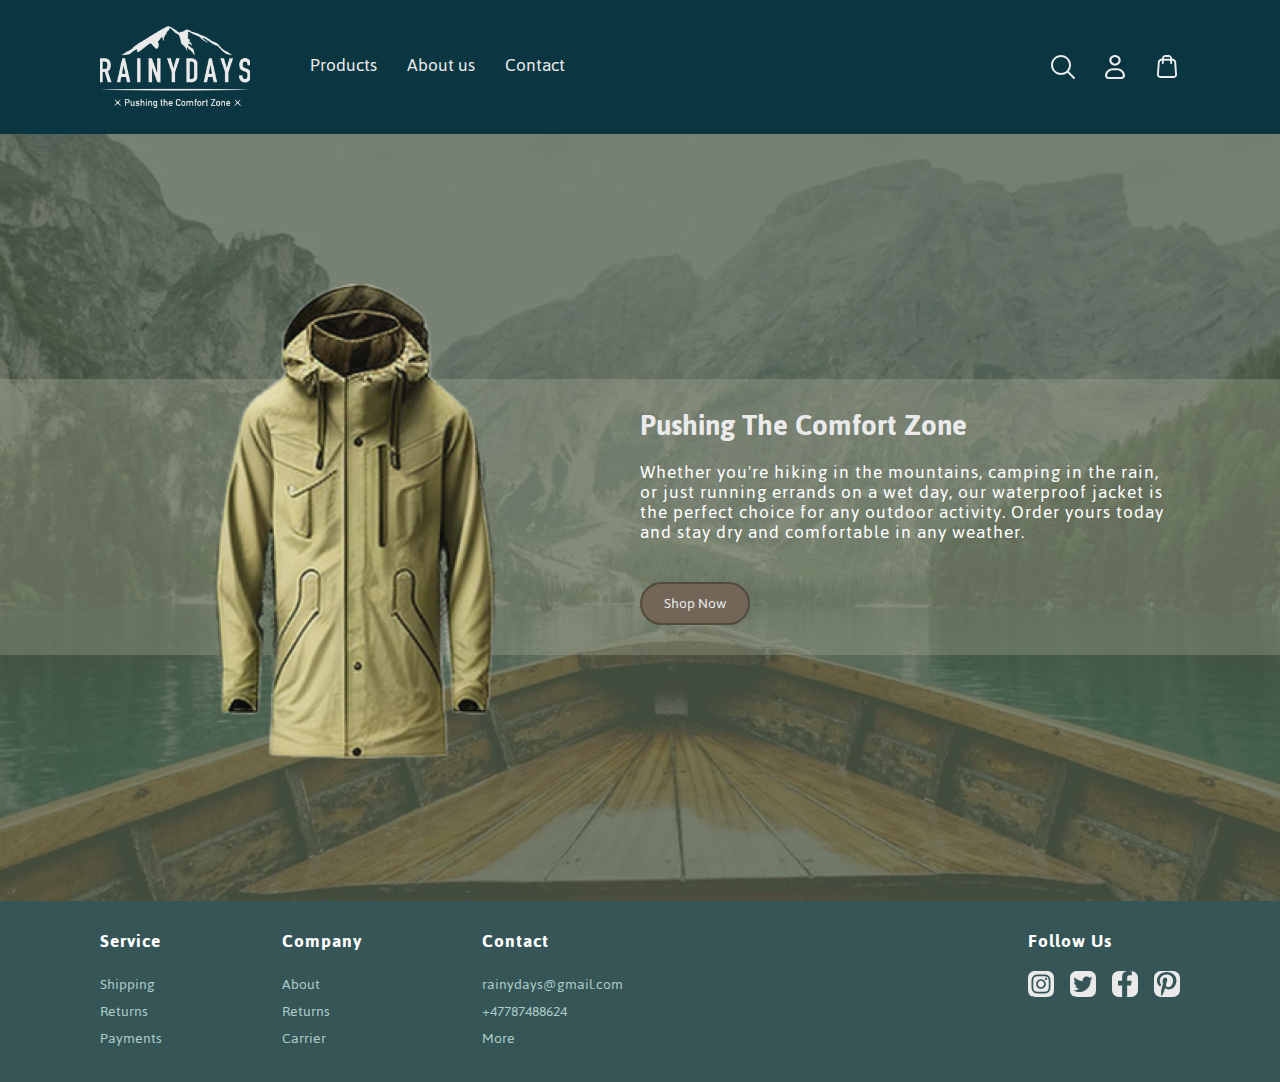
<file: index.html>
<!DOCTYPE html>
<html lang="en">
<head>
  <meta charset="UTF-8">
  <meta http-equiv="X-UA-Compatible" content="IE=edge">
  <meta name="viewport" content="width=device-width, initial-scale=1.0">
  <meta description="Rainy Days is a clothing brand for people liking long, relaxing walks in the rain">
  <title>Rainy Days Outdoor - Main page of rainy jackets webpage</title>
  <link rel="stylesheet" href="styles/home-page.css"/>
  <link rel="stylesheet" href="styles/styles.css"/>
  <link rel="stylesheet" href="styles/typography.css"/>
  <link rel="stylesheet" href="styles/buttons.css"/>
  <!-- Hotjar Tracking Code for Interaction Design Rainy Days -->
<script>
  (function(h,o,t,j,a,r){
      h.hj=h.hj||function(){(h.hj.q=h.hj.q||[]).push(arguments)};
      h._hjSettings={hjid:3660498,hjsv:6};
      a=o.getElementsByTagName('head')[0];
      r=o.createElement('script');r.async=1;
      r.src=t+h._hjSettings.hjid+j+h._hjSettings.hjsv;
      a.appendChild(r);
  })(window,document,'https://static.hotjar.com/c/hotjar-','.js?sv=');
</script>
</head>

<body>
<header class="site-header">
  <div class="container">
    <div class="site-header__left-column">
      <a href="index.html">
        <img src="assets/images/logo-rainy-days.png" alt="Rainy Days logo" class="top-nav__logo">
      </a>

      <nav class="main-nav">
        <ul>
          <li class="main-nav__item">
            <a href="products.html">Products</a>
          </li>
          <li class="main-nav__item">
            <a href="about-us.html">About us</a>
          </li>
          <li class="main-nav__item">
            <a href="contact.html">Contact</a>
          </li>
        </ul>
      </nav>
    </div>

    <div class="site-header__right-column">
      <nav class="user-nav">
        <ul>
          <li>
            <a href="#">
              <img src="assets/icons/icon-magnifying-glass.svg" alt="Magnifying glass icon" class="user-nav__icon">
            </a>
          </li>
          <li>
            <a href="#">
              <img src="assets/icons/icon-user.svg" alt="User icon" class="user-nav__icon">
            </a>
          </li>
          <li>
            <a href="#">
              <img src="assets/icons/icon-shopping-bag.svg" alt="Shopping bag icon" class="user-nav__icon">
            </a>
          </li>
          <li class="mobile-nav-toggle">
            <button class="mobile-nav-toggle__button">
              <span class="line line--first"></span>
              <span class="line line--second"></span>
              <span class="line line--third"></span>
            </button>
          </li>
        </ul>
      </nav>
    </div>
  </div>
</header>

<main class="home-page fill-height">
  <div class="container">
    <div class="image">
      <img src="assets/images/jacket-6.png" alt="Jacket image">
    </div>

    <div class="content">
      <h1 class="t100 content__heading">
        Pushing The Comfort Zone
      </h1>

      <p class="t600 content__text">
        Whether you're hiking in the mountains, camping in the rain, or just running errands on a wet day, our
        waterproof jacket is the perfect choice for any outdoor activity. Order yours today and stay dry and comfortable
        in any weather.
      </p>

      <a href="products.html" class="button button--brown content__cta">
        Shop Now
      </a>
    </div>
  </div>
</main>

<footer class="site-footer">
  <div class="container">
    <div class="site-footer__navs-wrapper">
      <nav class="site-footer-nav">
        <h6 class="t600">
          Service
        </h6>

        <ul>
          <li>
            <a href="checkout-shipping.html" class="site-footer-link">
              Shipping
            </a>
          </li>

          <li>
            <a href="contact.html" class="site-footer-link">
              Returns
            </a>
          </li>

          <li>
            <a href="checkout-payment.html" class="site-footer-link">
              Payments
            </a>
          </li>
        </ul>
      </nav>

      <nav class="site-footer-nav">
        <h6 class="t600">
          Company
        </h6>

        <ul>
          <li>
            <a href="about-us.html" class="site-footer-link">
              About
            </a>
          </li>

          <li>
            <a href="contact.html" class="site-footer-link">
              Returns
            </a>
          </li>

          <li>
            <a href="#" class="site-footer-link">
              Carrier
            </a>
          </li>
        </ul>
      </nav>

      <nav class="site-footer-nav">
        <h6 class="t600">
          Contact
        </h6>

        <ul>
          <li>
            <a href="mailto:rainydays@gmail.com" class="site-footer-link">
              rainydays@gmail.com
            </a>
          </li>
          <li>
            <a href="tel:+47787488624" class="site-footer-link">
              +47787488624
            </a>
          </li>
          <li>
            <a href="contact.html" class="site-footer-link">
              More
            </a>
          </li>
        </ul>
      </nav>
    </div>

    <div class="social-media">
      <h6 class="t600">
        Follow Us
      </h6>

      <ul>
        <li>
          <a href="https://instagram.com" target="_blank">
            <img src="assets/icons/icon-logo-instagram.svg" alt="Instagram Logo">
          </a>
        </li>
        <li>
          <a href="https://twitter.com" target="_blank">
            <img src="assets/icons/icon-logo-twitter.svg" alt="Twitter Logo">
          </a>
        </li>
        <li>
          <a href="https://facebook.com" target="_blank">
            <img src="assets/icons/icon-logo-facebook.svg" alt="Facebook Logo">
          </a>
        </li>
        <li>
          <a href="https://pinterest.com" target="_blank">
            <img src="assets/icons/icon-logo-pinterest.svg" alt="Pinterest Logo">
          </a>
        </li>
      </ul>
    </div>

  </div>
</footer>

<script src="js/mobile.js"></script>
<script src="js/script.js"></script>

</body>

</html>
</file>
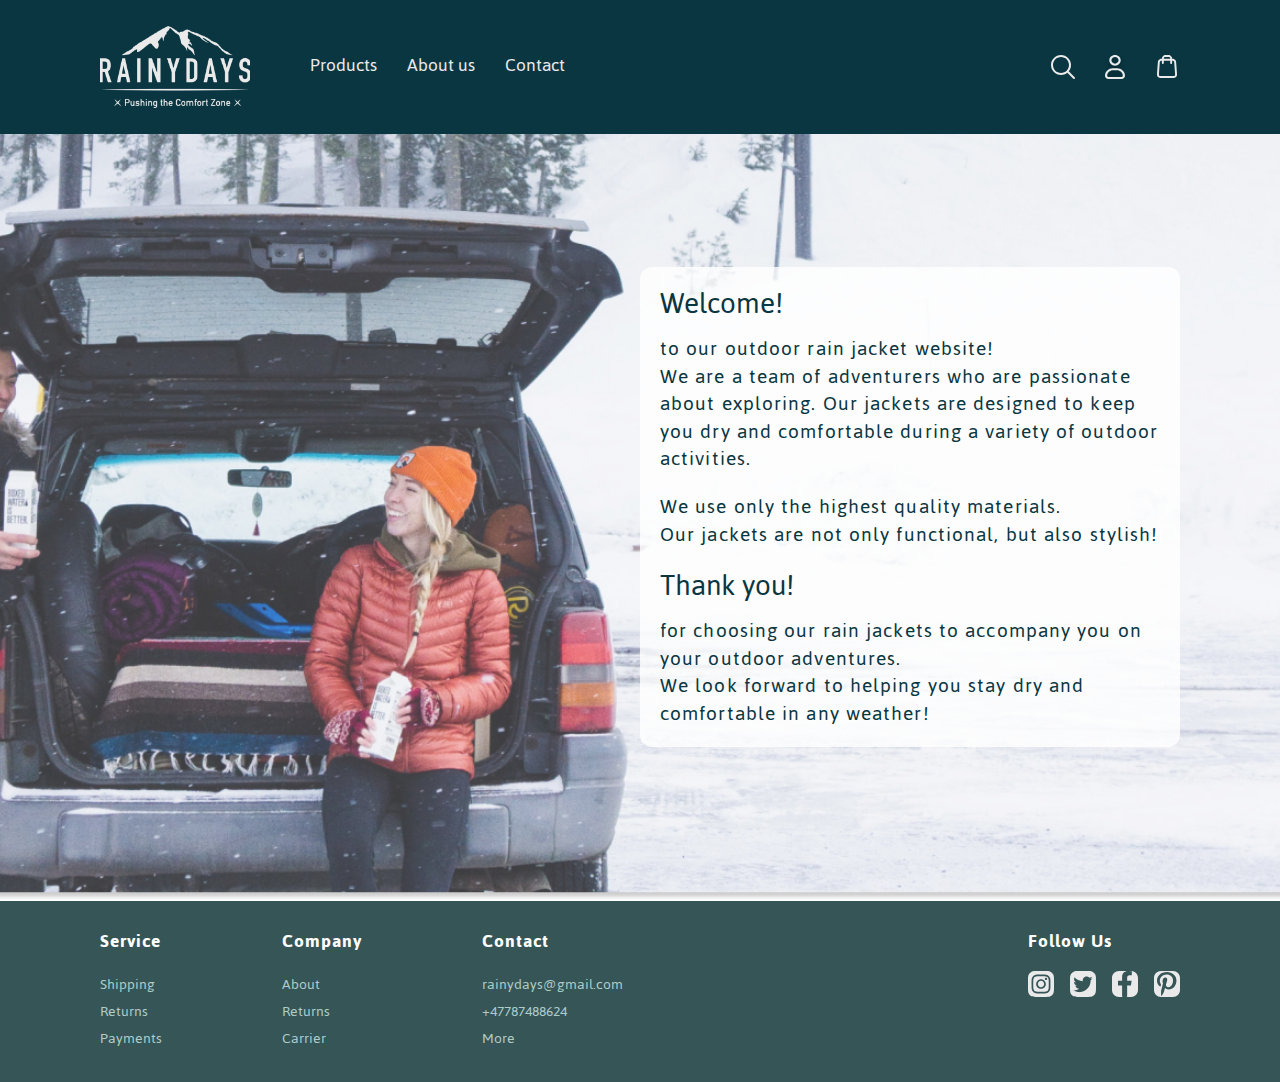
<file: about-us.html>
<!DOCTYPE html>
<html lang="en">
<head>
  <meta charset="UTF-8">
  <meta http-equiv="X-UA-Compatible" content="IE=edge">
  <meta name="viewport" content="width=device-width, initial-scale=1.0">
  <meta description="Rainy Days is a clothing brand for people liking long, relaxing walks in the rain">
  <title>Rainy Days Outdoor - Description of the founders of the rainy jackets company</title>
  <link rel="stylesheet" href="styles/about-us-page.css"/>
  <link rel="stylesheet" href="styles/styles.css"/>
  <link rel="stylesheet" href="styles/typography.css"/>
  <!-- Hotjar Tracking Code for Interaction Design Rainy Days -->
<script>
  (function(h,o,t,j,a,r){
      h.hj=h.hj||function(){(h.hj.q=h.hj.q||[]).push(arguments)};
      h._hjSettings={hjid:3660498,hjsv:6};
      a=o.getElementsByTagName('head')[0];
      r=o.createElement('script');r.async=1;
      r.src=t+h._hjSettings.hjid+j+h._hjSettings.hjsv;
      a.appendChild(r);
  })(window,document,'https://static.hotjar.com/c/hotjar-','.js?sv=');
</script>
</head>

<body>
<header class="site-header">
  <div class="container">
    <div class="site-header__left-column">
      <a href="index.html">
        <img src="assets/images/logo-rainy-days.png" alt="Rainy Days logo" class="top-nav__logo">
      </a>

      <nav class="main-nav">
        <ul>
          <li class="main-nav__item">
            <a href="products.html">Products</a>
          </li>
          <li class="main-nav__item">
            <a href="about-us.html">About us</a>
          </li>
          <li class="main-nav__item">
            <a href="contact.html">Contact</a>
          </li>
        </ul>
      </nav>
    </div>

    <div class="site-header__right-column">
      <nav class="user-nav">
        <ul>
          <li>
            <a href="#">
              <img src="assets/icons/icon-magnifying-glass.svg" alt="Magnifying glass icon" class="user-nav__icon">
            </a>
          </li>
          <li>
            <a href="#">
              <img src="assets/icons/icon-user.svg" alt="User icon" class="user-nav__icon">
            </a>
          </li>
          <li>
            <a href="#">
              <img src="assets/icons/icon-shopping-bag.svg" alt="Shopping bag icon" class="user-nav__icon">
            </a>
          </li>
          <li class="mobile-nav-toggle">
            <button class="mobile-nav-toggle__button">
              <span class="line line--first"></span>
              <span class="line line--second"></span>
              <span class="line line--third"></span>
            </button>
          </li>
        </ul>
      </nav>
    </div>
  </div>
</header>

<main class="contact-page fill-height">
  <div class="container">
    <div class="content-wrapper">
      <div class="content-part">
        <h1 class="t100">Welcome!</h1>
        <p class="t500">
          to our outdoor rain jacket website!<br/>
          We are a team of adventurers who are passionate about exploring.
          Our jackets are designed to keep you dry and comfortable
          during a variety of outdoor activities.
        </p>
      </div>

      <div class="content-part">
        <p class="t500">
          We use only the highest quality materials.<br/>
          Our jackets are not only functional, but also stylish!
        </p>
      </div>

      <div class="content-part">
        <h2 class="t100">Thank you!</h2>
        <p class="t500">
          for choosing our rain jackets to accompany you on your
          outdoor adventures.<br/>
          We look forward to helping you stay dry and comfortable in any weather!
        </p>
      </div>
    </div>
  </div>
  </div>
</main>

<footer class="site-footer">
  <div class="container">
    <div class="site-footer__navs-wrapper">
      <nav class="site-footer-nav">
        <h6 class="t600">
          Service
        </h6>

        <ul>
          <li>
            <a href="checkout-shipping.html" class="site-footer-link">
              Shipping
            </a>
          </li>

          <li>
            <a href="contact.html" class="site-footer-link">
              Returns
            </a>
          </li>

          <li>
            <a href="checkout-payment.html" class="site-footer-link">
              Payments
            </a>
          </li>
        </ul>
      </nav>

      <nav class="site-footer-nav">
        <h6 class="t600">
          Company
        </h6>

        <ul>
          <li>
            <a href="about-us.html" class="site-footer-link">
              About
            </a>
          </li>

          <li>
            <a href="contact.html" class="site-footer-link">
              Returns
            </a>
          </li>

          <li>
            <a href="#" class="site-footer-link">
              Carrier
            </a>
          </li>
        </ul>
      </nav>

      <nav class="site-footer-nav">
        <h6 class="t600">
          Contact
        </h6>

        <ul>
          <li>
            <a href="mailto:rainydays@gmail.com" class="site-footer-link">
              rainydays@gmail.com
            </a>
          </li>
          <li>
            <a href="tel:+47787488624" class="site-footer-link">
              +47787488624
            </a>
          </li>
          <li>
            <a href="contact.html" class="site-footer-link">
              More
            </a>
          </li>
        </ul>
      </nav>
    </div>

    <div class="social-media">
      <h6 class="t600">
        Follow Us
      </h6>

      <ul>
        <li>
          <a href="https://instagram.com" target="_blank">
            <img src="assets/icons/icon-logo-instagram.svg" alt="Instagram Logo">
          </a>
        </li>
        <li>
          <a href="https://twitter.com" target="_blank">
            <img src="assets/icons/icon-logo-twitter.svg" alt="Twitter Logo">
          </a>
        </li>
        <li>
          <a href="https://facebook.com" target="_blank">
            <img src="assets/icons/icon-logo-facebook.svg" alt="Facebook Logo">
          </a>
        </li>
        <li>
          <a href="https://pinterest.com" target="_blank">
            <img src="assets/icons/icon-logo-pinterest.svg" alt="Pinterest Logo">
          </a>
        </li>
      </ul>
    </div>

  </div>
</footer>

    <script src="js/mobile.js"></script>
</body>

</html>
</file>
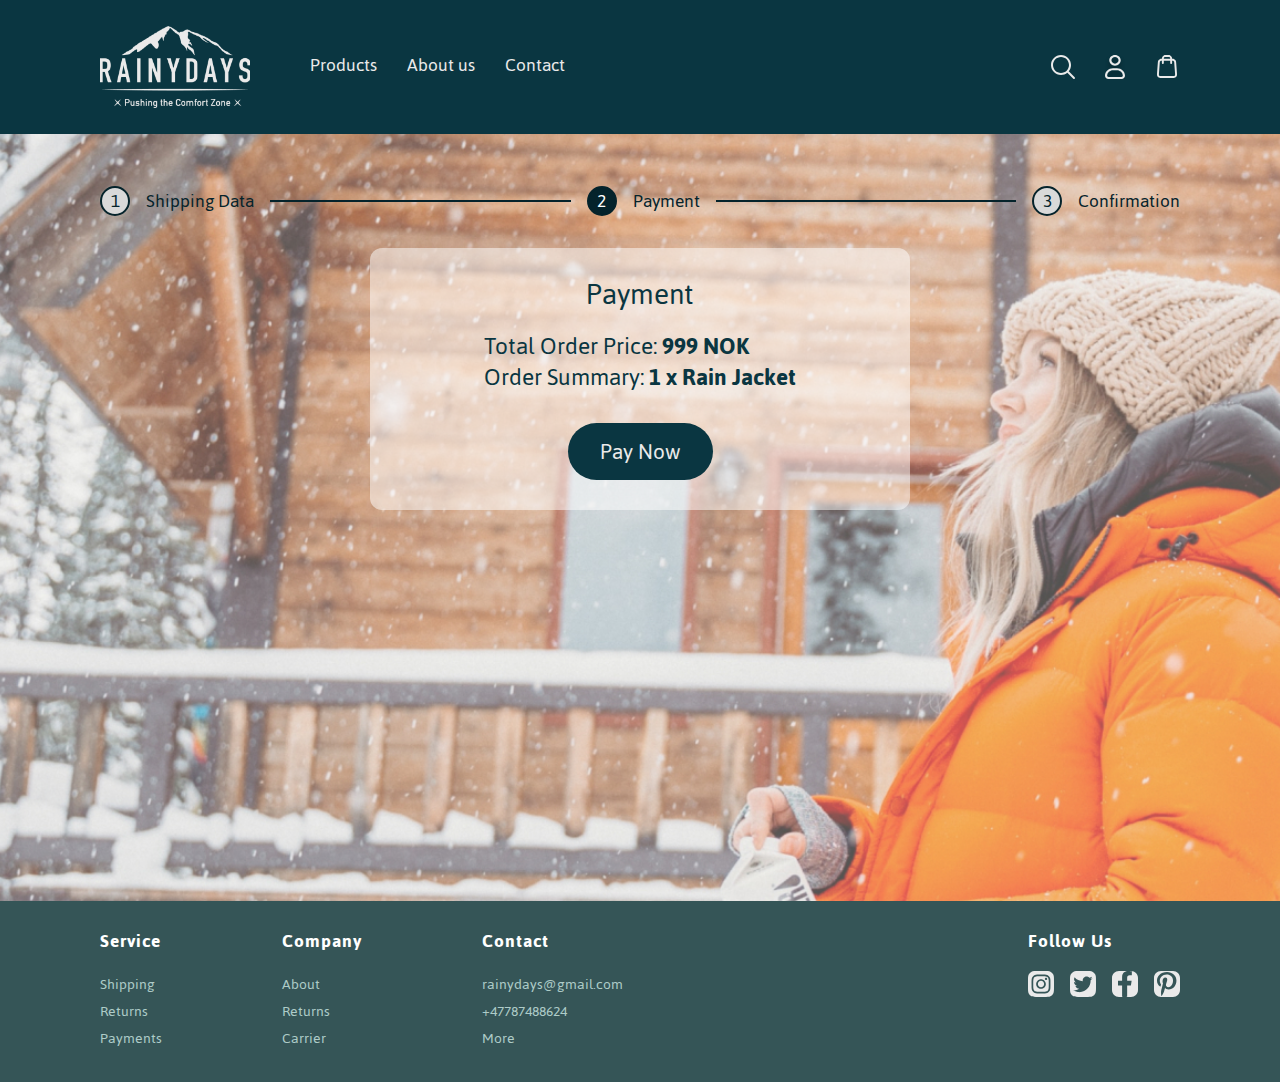
<file: checkout-payment.html>
<!DOCTYPE html>
<html lang="en">
<head>
  <meta charset="UTF-8">
  <meta http-equiv="X-UA-Compatible" content="IE=edge">
  <meta name="viewport" content="width=device-width, initial-scale=1.0">
  <meta description="Rainy Days is a clothing brand for people liking long, relaxing walks in the rain">
  <title>Rainy Days Outdoor - Checkout page shows the order <form action=""></form></title>
  <link rel="stylesheet" href="styles/checkout-pages.css"/>
  <link rel="stylesheet" href="styles/styles.css"/>
  <link rel="stylesheet" href="styles/typography.css"/>
  <link rel="stylesheet" href="styles/forms.css"/>
  <link rel="stylesheet" href="styles/buttons.css"/>
  <!-- Hotjar Tracking Code for Interaction Design Rainy Days -->
<script>
  (function(h,o,t,j,a,r){
      h.hj=h.hj||function(){(h.hj.q=h.hj.q||[]).push(arguments)};
      h._hjSettings={hjid:3660498,hjsv:6};
      a=o.getElementsByTagName('head')[0];
      r=o.createElement('script');r.async=1;
      r.src=t+h._hjSettings.hjid+j+h._hjSettings.hjsv;
      a.appendChild(r);
  })(window,document,'https://static.hotjar.com/c/hotjar-','.js?sv=');
</script>
</head>

<body>
<header class="site-header">
  <div class="container">
    <div class="site-header__left-column">
      <a href="index.html">
        <img src="assets/images/logo-rainy-days.png" alt="Rainy Days logo" class="top-nav__logo">
      </a>

      <nav class="main-nav">
        <ul>
          <li class="main-nav__item">
            <a href="products.html">Products</a>
          </li>
          <li class="main-nav__item">
            <a href="about-us.html">About us</a>
          </li>
          <li class="main-nav__item">
            <a href="contact.html">Contact</a>
          </li>
        </ul>
      </nav>
    </div>

    <div class="site-header__right-column">
      <nav class="user-nav">
        <ul>
          <li>
            <a href="#">
              <img src="assets/icons/icon-magnifying-glass.svg" alt="Magnifying glass icon" class="user-nav__icon">
            </a>
          </li>
          <li>
            <a href="#">
              <img src="assets/icons/icon-user.svg" alt="User icon" class="user-nav__icon">
            </a>
          </li>
          <li>
            <a href="#">
              <img src="assets/icons/icon-shopping-bag.svg" alt="Shopping bag icon" class="user-nav__icon">
            </a>
          </li>
          <li class="mobile-nav-toggle">
            <button class="mobile-nav-toggle__button">
              <span class="line line--first"></span>
              <span class="line line--second"></span>
              <span class="line line--third"></span>
            </button>
          </li>
        </ul>
      </nav>
    </div>
  </div>
</header>

<main class="checkout-page fill-height">
  <div class="container">
    <div class="checkout-steps">
      <div class="checkout-steps__step">
        <div class="checkout-steps__step-number">
          <span>1</span>
        </div>
        <h2 class="checkout-steps__step-title">
          Shipping Data
        </h2>
      </div>

      <div class="checkout-steps__line"></div>

      <div class="checkout-steps__step checkout-steps__step--active">
        <div class="checkout-steps__step-number">
          <span>2</span>
        </div>
        <h1 class="checkout-steps__step-title">
          Payment
        </h1>
      </div>

      <div class="checkout-steps__line"></div>

      <div class="checkout-steps__step">
        <div class="checkout-steps__step-number">
          <span>3</span>
        </div>
        <h2 class="checkout-steps__step-title">
          Confirmation
        </h2>
      </div>
    </div>

    <div class="payment-gate">
      <h1 class="t100">
        Payment
      </h1>

      <p class="t400">
        Total Order Price: <strong>999 NOK</strong><br/>
        Order Summary: <strong>1 x Rain Jacket</strong>
      </p>

      <a href="checkout-success.html" class="button button--big">
        Pay Now
      </a>
    </div>

  </div>
</main>

<footer class="site-footer">
  <div class="container">
    <div class="site-footer__navs-wrapper">
      <nav class="site-footer-nav">
        <h6 class="t600">
          Service
        </h6>

        <ul>
          <li>
            <a href="checkout-shipping.html" class="site-footer-link">
              Shipping
            </a>
          </li>

          <li>
            <a href="contact.html" class="site-footer-link">
              Returns
            </a>
          </li>

          <li>
            <a href="checkout-payment.html" class="site-footer-link">
              Payments
            </a>
          </li>
        </ul>
      </nav>

      <nav class="site-footer-nav">
        <h6 class="t600">
          Company
        </h6>

        <ul>
          <li>
            <a href="about-us.html" class="site-footer-link">
              About
            </a>
          </li>

          <li>
            <a href="contact.html" class="site-footer-link">
              Returns
            </a>
          </li>

          <li>
            <a href="#" class="site-footer-link">
              Carrier
            </a>
          </li>
        </ul>
      </nav>

      <nav class="site-footer-nav">
        <h6 class="t600">
          Contact
        </h6>

        <ul>
          <li>
            <a href="mailto:rainydays@gmail.com" class="site-footer-link">
              rainydays@gmail.com
            </a>
          </li>
          <li>
            <a href="tel:+47787488624" class="site-footer-link">
              +47787488624
            </a>
          </li>
          <li>
            <a href="contact.html" class="site-footer-link">
              More
            </a>
          </li>
        </ul>
      </nav>
    </div>

    <div class="social-media">
      <h6 class="t600">
        Follow Us
      </h6>

      <ul>
        <li>
          <a href="https://instagram.com" target="_blank">
            <img src="assets/icons/icon-logo-instagram.svg" alt="Instagram Logo">
          </a>
        </li>
        <li>
          <a href="https://twitter.com" target="_blank">
            <img src="assets/icons/icon-logo-twitter.svg" alt="Twitter Logo">
          </a>
        </li>
        <li>
          <a href="https://facebook.com" target="_blank">
            <img src="assets/icons/icon-logo-facebook.svg" alt="Facebook Logo">
          </a>
        </li>
        <li>
          <a href="https://pinterest.com" target="_blank">
            <img src="assets/icons/icon-logo-pinterest.svg" alt="Pinterest Logo">
          </a>
        </li>
      </ul>
    </div>

  </div>
</footer>

    <script src="js/mobile.js"></script>
</body>

</html>
</file>
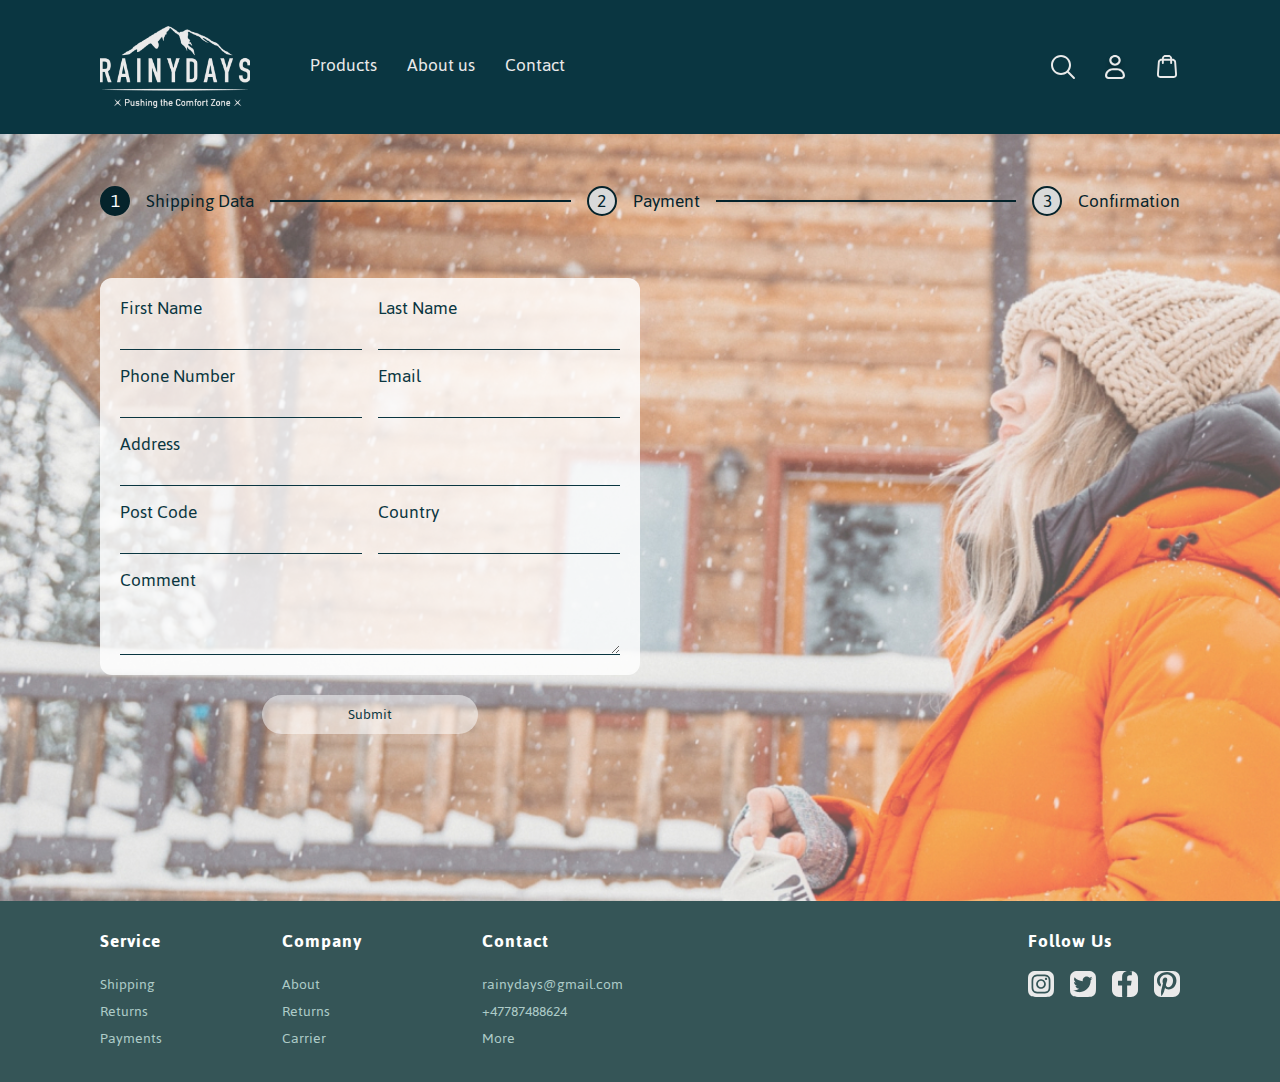
<file: checkout-shipping.html>
<!DOCTYPE html>
<html lang="en">
<head>
  <meta charset="UTF-8">
  <meta http-equiv="X-UA-Compatible" content="IE=edge">
  <meta name="viewport" content="width=device-width, initial-scale=1.0">
  <meta description="Rainy Days is a clothing brand for people liking long, relaxing walks in the rain">
  <title>Rainy Days Outdoor - Checkout page of rainy jackets website </title>
  <link rel="stylesheet" href="styles/checkout-pages.css"/>
  <link rel="stylesheet" href="styles/styles.css"/>
  <link rel="stylesheet" href="styles/typography.css"/>
  <link rel="stylesheet" href="styles/forms.css"/>
  <link rel="stylesheet" href="styles/buttons.css"/>
  <!-- Hotjar Tracking Code for Interaction Design Rainy Days -->
<script>
  (function(h,o,t,j,a,r){
      h.hj=h.hj||function(){(h.hj.q=h.hj.q||[]).push(arguments)};
      h._hjSettings={hjid:3660498,hjsv:6};
      a=o.getElementsByTagName('head')[0];
      r=o.createElement('script');r.async=1;
      r.src=t+h._hjSettings.hjid+j+h._hjSettings.hjsv;
      a.appendChild(r);
  })(window,document,'https://static.hotjar.com/c/hotjar-','.js?sv=');
</script>
</head>

<body>
<header class="site-header">
  <div class="container">
    <div class="site-header__left-column">
      <a href="index.html">
        <img src="assets/images/logo-rainy-days.png" alt="Rainy Days logo" class="top-nav__logo">
      </a>

      <nav class="main-nav">
        <ul>
          <li class="main-nav__item">
            <a href="products.html">Products</a>
          </li>
          <li class="main-nav__item">
            <a href="about-us.html">About us</a>
          </li>
          <li class="main-nav__item">
            <a href="contact.html">Contact</a>
          </li>
        </ul>
      </nav>
    </div>

    <div class="site-header__right-column">
      <nav class="user-nav">
        <ul>
          <li>
            <a href="#">
              <img src="assets/icons/icon-magnifying-glass.svg" alt="Magnifying glass icon" class="user-nav__icon">
            </a>
          </li>
          <li>
            <a href="#">
              <img src="assets/icons/icon-user.svg" alt="User icon" class="user-nav__icon">
            </a>
          </li>
          <li>
            <a href="#">
              <img src="assets/icons/icon-shopping-bag.svg" alt="Shopping bag icon" class="user-nav__icon">
            </a>
          </li>
          <li class="mobile-nav-toggle">
            <button class="mobile-nav-toggle__button">
              <span class="line line--first"></span>
              <span class="line line--second"></span>
              <span class="line line--third"></span>
            </button>
          </li>
        </ul>
      </nav>
    </div>
  </div>
</header>

<main class="checkout-page fill-height">
  <div class="container">
    <div class="checkout-steps">
      <div class="checkout-steps__step checkout-steps__step--active">
        <div class="checkout-steps__step-number">
          <span>1</span>
        </div>
        <h1 class="checkout-steps__step-title">
          Shipping Data
        </h1>
      </div>

      <div class="checkout-steps__line"></div>

      <div class="checkout-steps__step">
        <div class="checkout-steps__step-number">
          <span>2</span>
        </div>
        <h2 class="checkout-steps__step-title">
          Payment
        </h2>
      </div>

      <div class="checkout-steps__line"></div>

      <div class="checkout-steps__step">
        <div class="checkout-steps__step-number">
          <span>3</span>
        </div>
        <h2 class="checkout-steps__step-title">
          Confirmation
        </h2>
      </div>
    </div>

    <div class="shipping-form">
      <form class="form">
        <div class="shipping-form__row">
          <label class="form-field">
            <span class="form-field__label">
              First Name
            </span>
            <input type="text" name="first-name" class="form-field__input">
          </label>

          <label class="form-field">
            <span class="form-field__label">
              Last Name
            </span>
            <input type="text" name="last-name" class="form-field__input">
          </label>
        </div>

        <div class="shipping-form__row">
          <label class="form-field">
            <span class="form-field__label">
              Phone Number
            </span>
            <input type="text" name="phone" class="form-field__input">
          </label>

          <label class="form-field">
            <span class="form-field__label">
              Email
            </span>
            <input type="email" name="email" class="form-field__input">
          </label>
        </div>

        <div class="shipping-form__row">
          <label class="form-field">
            <span class="form-field__label">
              Address
            </span>
            <input type="text" name="address" class="form-field__input">
          </label>
        </div>

        <div class="shipping-form__row">
          <label class="form-field">
            <span class="form-field__label">
              Post Code
            </span>
            <input type="text" name="post-code" class="form-field__input">
          </label>

          <label class="form-field">
            <span class="form-field__label">
              Country
            </span>
            <input type="text" name="Country" class="form-field__input">
          </label>
        </div>

        <label class="form-field">
        <span class="form-field__label">
          Comment
        </span>
          <textarea name="comment" class="form-field__input" rows="3"></textarea>
        </label>
      </form>

      <a href="checkout-payment.html" class="button button--transparent">
        Submit
      </a>
    </div>

  </div>
</main>

<footer class="site-footer">
  <div class="container">
    <div class="site-footer__navs-wrapper">
      <nav class="site-footer-nav">
        <h6 class="t600">
          Service
        </h6>

        <ul>
          <li>
            <a href="checkout-shipping.html" class="site-footer-link">
              Shipping
            </a>
          </li>

          <li>
            <a href="contact.html" class="site-footer-link">
              Returns
            </a>
          </li>

          <li>
            <a href="checkout-payment.html" class="site-footer-link">
              Payments
            </a>
          </li>
        </ul>
      </nav>

      <nav class="site-footer-nav">
        <h6 class="t600">
          Company
        </h6>

        <ul>
          <li>
            <a href="about-us.html" class="site-footer-link">
              About
            </a>
          </li>

          <li>
            <a href="contact.html" class="site-footer-link">
              Returns
            </a>
          </li>

          <li>
            <a href="#" class="site-footer-link">
              Carrier
            </a>
          </li>
        </ul>
      </nav>

      <nav class="site-footer-nav">
        <h6 class="t600">
          Contact
        </h6>

        <ul>
          <li>
            <a href="mailto:rainydays@gmail.com" class="site-footer-link">
              rainydays@gmail.com
            </a>
          </li>
          <li>
            <a href="tel:+47787488624" class="site-footer-link">
              +47787488624
            </a>
          </li>
          <li>
            <a href="contact.html" class="site-footer-link">
              More
            </a>
          </li>
        </ul>
      </nav>
    </div>

    <div class="social-media">
      <h6 class="t600">
        Follow Us
      </h6>

      <ul>
        <li>
          <a href="https://instagram.com" target="_blank">
            <img src="assets/icons/icon-logo-instagram.svg" alt="Instagram Logo">
          </a>
        </li>
        <li>
          <a href="https://twitter.com" target="_blank">
            <img src="assets/icons/icon-logo-twitter.svg" alt="Twitter Logo">
          </a>
        </li>
        <li>
          <a href="https://facebook.com" target="_blank">
            <img src="assets/icons/icon-logo-facebook.svg" alt="Facebook Logo">
          </a>
        </li>
        <li>
          <a href="https://pinterest.com" target="_blank">
            <img src="assets/icons/icon-logo-pinterest.svg" alt="Pinterest Logo">
          </a>
        </li>
      </ul>
    </div>

  </div>
</footer>

<script src="js/mobile.js"></script>
</body>

</html>
</file>
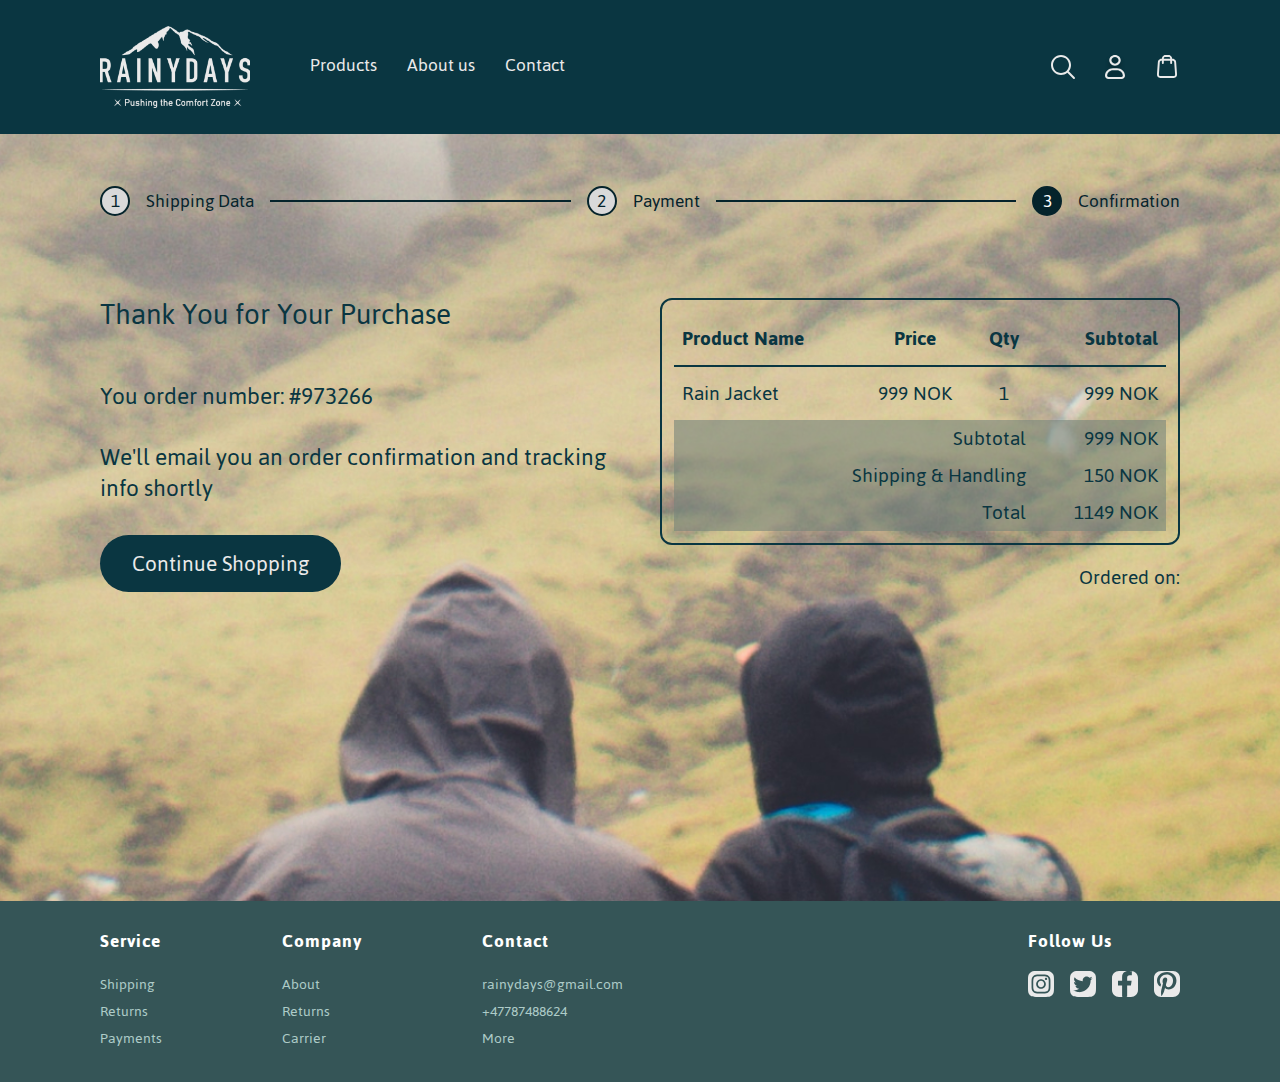
<file: checkout-success.html>
<!DOCTYPE html>
<html lang="en">
<head>
  <meta charset="UTF-8">
  <meta http-equiv="X-UA-Compatible" content="IE=edge">
  <meta name="viewport" content="width=device-width, initial-scale=1.0">
  <meta description="Rainy Days is a clothing brand for people liking long, relaxing walks in the rain">
  <title>Rainy Days Outdoor - Success shows when the payment goes through</title>
  <link rel="stylesheet" href="styles/checkout-pages.css"/>
  <link rel="stylesheet" href="styles/styles.css"/>
  <link rel="stylesheet" href="styles/typography.css"/>
  <link rel="stylesheet" href="styles/buttons.css"/>
  <!-- Hotjar Tracking Code for Interaction Design Rainy Days -->
<script>
  (function(h,o,t,j,a,r){
      h.hj=h.hj||function(){(h.hj.q=h.hj.q||[]).push(arguments)};
      h._hjSettings={hjid:3660498,hjsv:6};
      a=o.getElementsByTagName('head')[0];
      r=o.createElement('script');r.async=1;
      r.src=t+h._hjSettings.hjid+j+h._hjSettings.hjsv;
      a.appendChild(r);
  })(window,document,'https://static.hotjar.com/c/hotjar-','.js?sv=');
</script>
</head>

<body>
<header class="site-header">
  <div class="container">
    <div class="site-header__left-column">
      <a href="index.html">
        <img src="assets/images/logo-rainy-days.png" alt="Rainy Days logo" class="top-nav__logo">
      </a>

      <nav class="main-nav">
        <ul>
          <li class="main-nav__item">
            <a href="products.html">Products</a>
          </li>
          <li class="main-nav__item">
            <a href="about-us.html">About us</a>
          </li>
          <li class="main-nav__item">
            <a href="contact.html">Contact</a>
          </li>
        </ul>
      </nav>
    </div>

    <div class="site-header__right-column">
      <nav class="user-nav">
        <ul>
          <li>
            <a href="#">
              <img src="assets/icons/icon-magnifying-glass.svg" alt="Magnifying glass icon" class="user-nav__icon">
            </a>
          </li>
          <li>
            <a href="#">
              <img src="assets/icons/icon-user.svg" alt="User icon" class="user-nav__icon">
            </a>
          </li>
          <li>
            <a href="#">
              <img src="assets/icons/icon-shopping-bag.svg" alt="Shopping bag icon" class="user-nav__icon">
            </a>
          </li>
          <li class="mobile-nav-toggle">
            <button class="mobile-nav-toggle__button">
              <span class="line line--first"></span>
              <span class="line line--second"></span>
              <span class="line line--third"></span>
            </button>
          </li>
        </ul>
      </nav>
    </div>
  </div>
</header>

<main class="checkout-success-page fill-height">
  <div class="container">
    <div class="checkout-steps">
      <div class="checkout-steps__step">
        <div class="checkout-steps__step-number">
          <span>1</span>
        </div>
        <h2 class="checkout-steps__step-title">
          Shipping Data
        </h2>
      </div>

      <div class="checkout-steps__line"></div>

      <div class="checkout-steps__step">
        <div class="checkout-steps__step-number">
          <span>2</span>
        </div>
        <h2 class="checkout-steps__step-title">
          Payment
        </h2>
      </div>

      <div class="checkout-steps__line"></div>

      <div class="checkout-steps__step checkout-steps__step--active">
        <div class="checkout-steps__step-number">
          <span>3</span>
        </div>
        <h1 class="checkout-steps__step-title">
          Confirmation
        </h1>
      </div>
    </div>

    <div class="success-wrapper">
      <div class="thank-you">
        <h1 class="t100">
          Thank You for Your Purchase
        </h1>

        <p class="t400">
          You order number: #973266
        </p>

        <p class="t400">
          We'll email you an order confirmation and tracking info shortly
        </p>

        <a href="products.html" class="button button--big">
          Continue Shopping
        </a>
      </div>

      <div class="order-summary">
        <table class="order-summary__table">
          <thead>
          <tr>
            <th>
              Product Name
            </th>
            <th>
              Price
            </th>
            <th>
              Qty
            </th>
            <th>
              Subtotal
            </th>
          </tr>
          </thead>
          <tbody>
          <tr>
            <td>
              Rain Jacket
            </td>
            <td>
              999 NOK
            </td>
            <td>
              1
            </td>
            <td>
              999 NOK
            </td>
          </tr>
          <tr class="order-summary__total">
            <td colspan="3" style="text-align: right">
              Subtotal
            </td>
            <td>
              999 NOK
            </td>
          </tr>
          <tr class="order-summary__total">
            <td colspan="3" style="text-align: right">
              Shipping & Handling
            </td>
            <td>
              150 NOK
            </td>
          </tr>
          <tr class="order-summary__total">
            <td colspan="3" style="text-align: right">
              Total
            </td>
            <td>
              1149 NOK
            </td>
          </tr>
          </tbody>
        </table>

        <p class="t500 order-summary__date">
          Ordered on:
        </p>
      </div>
    </div>
  </div>
</main>

<footer class="site-footer">
  <div class="container">
    <div class="site-footer__navs-wrapper">
      <nav class="site-footer-nav">
        <h6 class="t600">
          Service
        </h6>

        <ul>
          <li>
            <a href="checkout-shipping.html" class="site-footer-link">
              Shipping
            </a>
          </li>

          <li>
            <a href="contact.html" class="site-footer-link">
              Returns
            </a>
          </li>

          <li>
            <a href="checkout-payment.html" class="site-footer-link">
              Payments
            </a>
          </li>
        </ul>
      </nav>

      <nav class="site-footer-nav">
        <h6 class="t600">
          Company
        </h6>

        <ul>
          <li>
            <a href="about-us.html" class="site-footer-link">
              About
            </a>
          </li>

          <li>
            <a href="contact.html" class="site-footer-link">
              Returns
            </a>
          </li>

          <li>
            <a href="#" class="site-footer-link">
              Carrier
            </a>
          </li>
        </ul>
      </nav>

      <nav class="site-footer-nav">
        <h6 class="t600">
          Contact
        </h6>

        <ul>
          <li>
            <a href="mailto:rainydays@gmail.com" class="site-footer-link">
              rainydays@gmail.com
            </a>
          </li>
          <li>
            <a href="tel:+47787488624" class="site-footer-link">
              +47787488624
            </a>
          </li>
          <li>
            <a href="contact.html" class="site-footer-link">
              More
            </a>
          </li>
        </ul>
      </nav>
    </div>

    <div class="social-media">
      <h6 class="t600">
        Follow Us
      </h6>

      <ul>
        <li>
          <a href="https://instagram.com" target="_blank">
            <img src="assets/icons/icon-logo-instagram.svg" alt="Instagram Logo">
          </a>
        </li>
        <li>
          <a href="https://twitter.com" target="_blank">
            <img src="assets/icons/icon-logo-twitter.svg" alt="Twitter Logo">
          </a>
        </li>
        <li>
          <a href="https://facebook.com" target="_blank">
            <img src="assets/icons/icon-logo-facebook.svg" alt="Facebook Logo">
          </a>
        </li>
        <li>
          <a href="https://pinterest.com" target="_blank">
            <img src="assets/icons/icon-logo-pinterest.svg" alt="Pinterest Logo">
          </a>
        </li>
      </ul>
    </div>

  </div>
</footer>

<script src="js/mobile.js"></script>
</body>

</html>
</file>
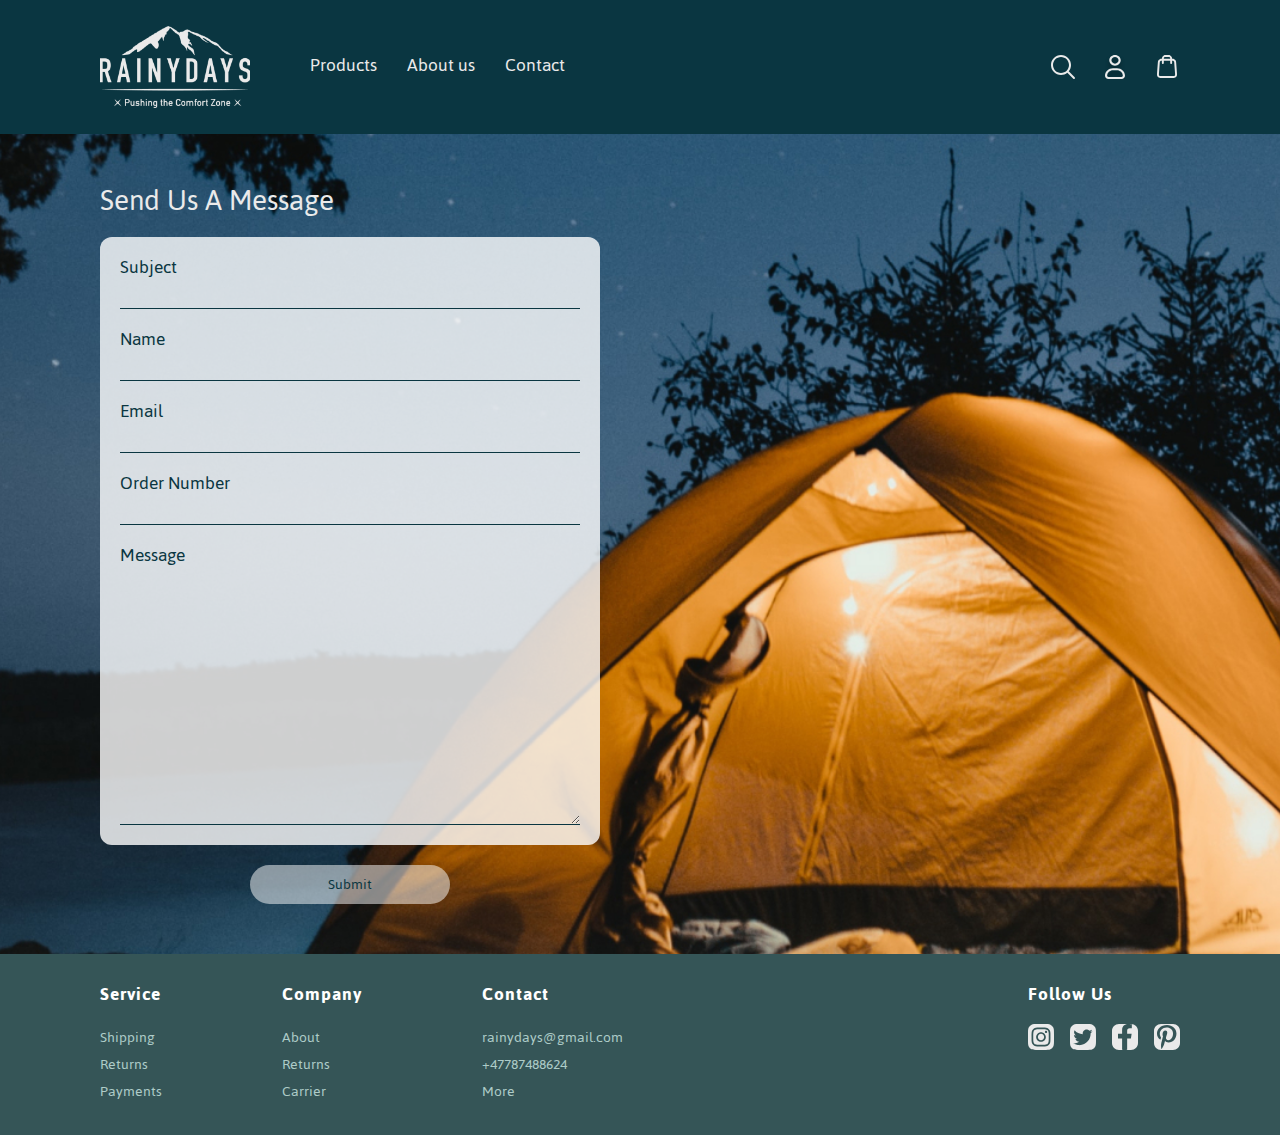
<file: contact.html>
<!DOCTYPE html>
<html lang="en">
<head>
  <meta charset="UTF-8">
  <meta http-equiv="X-UA-Compatible" content="IE=edge">
  <meta name="viewport" content="width=device-width, initial-scale=1.0">
  <meta description="Rainy Days is a clothing brand for people liking long, relaxing walks in the rain">
  <title>Rainy Days Outdoor - Contact page helps to contact the company</title>
  <link rel="stylesheet" href="styles/contact-page.css"/>
  <link rel="stylesheet" href="styles/styles.css"/>
  <link rel="stylesheet" href="styles/typography.css"/>
  <link rel="stylesheet" href="styles/buttons.css"/>
  <link rel="stylesheet" href="styles/forms.css"/>
  <!-- Hotjar Tracking Code for Interaction Design Rainy Days -->
<script>
  (function(h,o,t,j,a,r){
      h.hj=h.hj||function(){(h.hj.q=h.hj.q||[]).push(arguments)};
      h._hjSettings={hjid:3660498,hjsv:6};
      a=o.getElementsByTagName('head')[0];
      r=o.createElement('script');r.async=1;
      r.src=t+h._hjSettings.hjid+j+h._hjSettings.hjsv;
      a.appendChild(r);
  })(window,document,'https://static.hotjar.com/c/hotjar-','.js?sv=');
</script>
</head>

<body>
<header class="site-header">
  <div class="container">
    <div class="site-header__left-column">
      <a href="index.html">
        <img src="assets/images/logo-rainy-days.png" alt="Rainy Days logo" class="top-nav__logo">
      </a>

      <nav class="main-nav">
        <ul>
          <li class="main-nav__item">
            <a href="products.html">Products</a>
          </li>
          <li class="main-nav__item">
            <a href="about-us.html">About us</a>
          </li>
          <li class="main-nav__item">
            <a href="contact.html">Contact</a>
          </li>
        </ul>
      </nav>
    </div>

    <div class="site-header__right-column">
      <nav class="user-nav">
        <ul>
          <li>
            <a href="#">
              <img src="assets/icons/icon-magnifying-glass.svg" alt="Magnifying glass icon" class="user-nav__icon">
            </a>
          </li>
          <li>
            <a href="#">
              <img src="assets/icons/icon-user.svg" alt="User icon" class="user-nav__icon">
            </a>
          </li>
          <li>
            <a href="#">
              <img src="assets/icons/icon-shopping-bag.svg" alt="Shopping bag icon" class="user-nav__icon">
            </a>
          </li>
          <li class="mobile-nav-toggle">
            <button class="mobile-nav-toggle__button">
              <span class="line line--first"></span>
              <span class="line line--second"></span>
              <span class="line line--third"></span>
            </button>
          </li>
        </ul>
      </nav>
    </div>
  </div>
</header>

<main class="contact-page fill-height">
  <div class="container">
    <h1 class="t100">
      Send Us A Message
    </h1>

    <div class="form-wrapper">
    <form class="form">
      <label class="form-field">
        <span class="form-field__label">
          Subject
        </span>
        <input type="text" name="subject" class="form-field__input">
      </label>

      <label class="form-field">
        <span class="form-field__label">
          Name
        </span>
        <input type="text" name="name" class="form-field__input">
      </label>

      <label class="form-field">
        <span class="form-field__label">
          Email
        </span>
        <input type="email" name="email" class="form-field__input">
      </label>

      <label class="form-field">
        <span class="form-field__label">
          Order Number
        </span>
        <input type="text" name="order-number" class="form-field__input">
      </label>

      <label class="form-field">
        <span class="form-field__label">
          Message
        </span>
        <textarea name="order-number" class="form-field__input" rows="12"></textarea>
      </label>
    </form>

    <button class="button button--transparent">
      Submit
    </button>
    </div>
  </div>
</main>

<footer class="site-footer">
  <div class="container">
    <div class="site-footer__navs-wrapper">
      <nav class="site-footer-nav">
        <h6 class="t600">
          Service
        </h6>

        <ul>
          <li>
            <a href="checkout-shipping.html" class="site-footer-link">
              Shipping
            </a>
          </li>

          <li>
            <a href="contact.html" class="site-footer-link">
              Returns
            </a>
          </li>

          <li>
            <a href="checkout-payment.html" class="site-footer-link">
              Payments
            </a>
          </li>
        </ul>
      </nav>

      <nav class="site-footer-nav">
        <h6 class="t600">
          Company
        </h6>

        <ul>
          <li>
            <a href="about-us.html" class="site-footer-link">
              About
            </a>
          </li>

          <li>
            <a href="contact.html" class="site-footer-link">
              Returns
            </a>
          </li>

          <li>
            <a href="#" class="site-footer-link">
              Carrier
            </a>
          </li>
        </ul>
      </nav>

      <nav class="site-footer-nav">
        <h6 class="t600">
          Contact
        </h6>

        <ul>
          <li>
            <a href="mailto:rainydays@gmail.com" class="site-footer-link">
              rainydays@gmail.com
            </a>
          </li>
          <li>
            <a href="tel:+47787488624" class="site-footer-link">
              +47787488624
            </a>
          </li>
          <li>
            <a href="contact.html" class="site-footer-link">
              More
            </a>
          </li>
        </ul>
      </nav>
    </div>

    <div class="social-media">
      <h6 class="t600">
        Follow Us
      </h6>

      <ul>
        <li>
          <a href="https://instagram.com" target="_blank">
            <img src="assets/icons/icon-logo-instagram.svg" alt="Instagram Logo">
          </a>
        </li>
        <li>
          <a href="https://twitter.com" target="_blank">
            <img src="assets/icons/icon-logo-twitter.svg" alt="Twitter Logo">
          </a>
        </li>
        <li>
          <a href="https://facebook.com" target="_blank">
            <img src="assets/icons/icon-logo-facebook.svg" alt="Facebook Logo">
          </a>
        </li>
        <li>
          <a href="https://pinterest.com" target="_blank">
            <img src="assets/icons/icon-logo-pinterest.svg" alt="Pinterest Logo">
          </a>
        </li>
      </ul>
    </div>

  </div>
</footer>

<script src="js/mobile.js"></script>
</body>

</html>
</file>
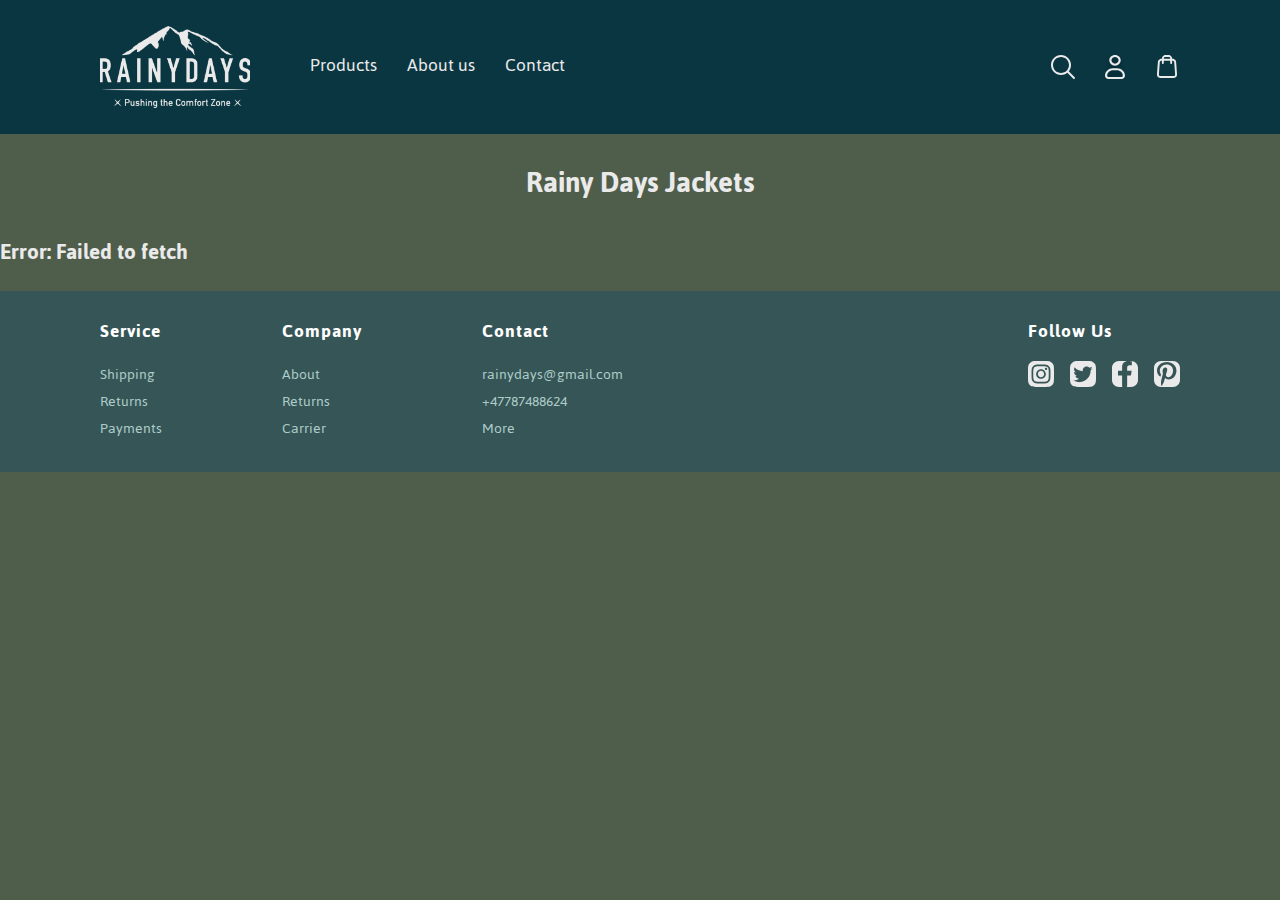
<file: products.html>
<!DOCTYPE html>
<html lang="en">
<head>
  <meta charset="UTF-8">
  <meta http-equiv="X-UA-Compatible" content="IE=edge">
  <meta name="viewport" content="width=device-width, initial-scale=1.0">
  <meta description="Rainy Days is a clothing brand for people liking long, relaxing walks in the rain">
  <title>Rainy Days Outdoor - Jackets page shows the currently available assortment</title>
  <link rel="stylesheet" href="styles/products-page.css"/>
  <link rel="stylesheet" href="styles/styles.css"/>
  <link rel="stylesheet" href="styles/typography.css"/>
  <link rel="stylesheet" href="styles/buttons.css"/>
  <!-- Hotjar Tracking Code for Interaction Design Rainy Days -->
<script>
  (function(h,o,t,j,a,r){
      h.hj=h.hj||function(){(h.hj.q=h.hj.q||[]).push(arguments)};
      h._hjSettings={hjid:3660498,hjsv:6};
      a=o.getElementsByTagName('head')[0];
      r=o.createElement('script');r.async=1;
      r.src=t+h._hjSettings.hjid+j+h._hjSettings.hjsv;
      a.appendChild(r);
  })(window,document,'https://static.hotjar.com/c/hotjar-','.js?sv=');
</script>
</head>
 
  <body>
    <header class="site-header">
      <div class="container">
        <div class="site-header__left-column">
          <a href="index.html">
            <img src="assets/images/logo-rainy-days.png" alt="Rainy Days logo" class="top-nav__logo">
          </a>
    
          <nav class="main-nav">
            <ul>
              <li class="main-nav__item">
                <a href="products.html">Products</a>
              </li>
              <li class="main-nav__item">
                <a href="about-us.html">About us</a>
              </li>
              <li class="main-nav__item">
                <a href="contact.html">Contact</a>
              </li>
            </ul>
          </nav>
        </div>
    
        <div class="site-header__right-column">
          <nav class="user-nav">
            <ul>
              <li>
                <a href="#">
                  <img src="assets/icons/icon-magnifying-glass.svg" alt="Magnifying glass icon" class="user-nav__icon">
                </a>
              </li>
              <li>
                <a href="#">
                  <img src="assets/icons/icon-user.svg" alt="User icon" class="user-nav__icon">
                </a>
              </li>
              <li>
                <a href="#">
                  <img src="assets/icons/icon-shopping-bag.svg" alt="Shopping bag icon" class="user-nav__icon">
                </a>
              </li>
              <li class="mobile-nav-toggle">
                <button class="mobile-nav-toggle__button">
                  <span class="line line--first"></span>
                  <span class="line line--second"></span>
                  <span class="line line--third"></span>
                </button>
              </li>
            </ul>
          </nav>
        </div>
      </div>
    </header>

    <main class="Java">
          <h1>Rainy Days Jackets</h1>
  
          <div id="results">
            <div id="loading-indicator" class="loader"></div>
          </div>
    </main>
    
      <footer class="site-footer">
        <div class="container">
          <div class="site-footer__navs-wrapper">
            <nav class="site-footer-nav">
              <h6 class="t600">
                Service
              </h6>
      
              <ul>
                <li>
                  <a href="checkout-shipping.html" class="site-footer-link">
                    Shipping
                  </a>
                </li>
      
                <li>
                  <a href="contact.html" class="site-footer-link">
                    Returns
                  </a>
                </li>
      
                <li>
                  <a href="checkout-payment.html" class="site-footer-link">
                    Payments
                  </a>
                </li>
              </ul>
            </nav>
      
            <nav class="site-footer-nav">
              <h6 class="t600">
                Company
              </h6>
      
              <ul>
                <li>
                  <a href="about-us.html" class="site-footer-link">
                    About
                  </a>
                </li>
      
                <li>
                  <a href="contact.html" class="site-footer-link">
                    Returns
                  </a>
                </li>
      
                <li>
                  <a href="#" class="site-footer-link">
                    Carrier
                  </a>
                </li>
              </ul>
            </nav>
      
            <nav class="site-footer-nav">
              <h6 class="t600">
                Contact
              </h6>
      
              <ul>
                <li>
                  <a href="mailto:rainydays@gmail.com" class="site-footer-link">
                    rainydays@gmail.com
                  </a>
                </li>
                <li>
                  <a href="tel:+47787488624" class="site-footer-link">
                    +47787488624
                  </a>
                </li>
                <li>
                  <a href="contact.html" class="site-footer-link">
                    More
                  </a>
                </li>
              </ul>
            </nav>
          </div>
      
          <div class="social-media">
            <h6 class="t600">
              Follow Us
            </h6>
      
            <ul>
              <li>
                <a href="https://instagram.com" target="_blank">
                  <img src="assets/icons/icon-logo-instagram.svg" alt="Instagram Logo">
                </a>
              </li>
              <li>
                <a href="https://twitter.com" target="_blank">
                  <img src="assets/icons/icon-logo-twitter.svg" alt="Twitter Logo">
                </a>
              </li>
              <li>
                <a href="https://facebook.com" target="_blank">
                  <img src="assets/icons/icon-logo-facebook.svg" alt="Facebook Logo">
                </a>
              </li>
              <li>
                <a href="https://pinterest.com" target="_blank">
                  <img src="assets/icons/icon-logo-pinterest.svg" alt="Pinterest Logo">
                </a>
              </li>
            </ul>
          </div>
      
        </div>
      </footer>
      <script src="js/mobile.js"></script>

      <script src="js/script.js"></script>
  </body>
  </html>
</file>
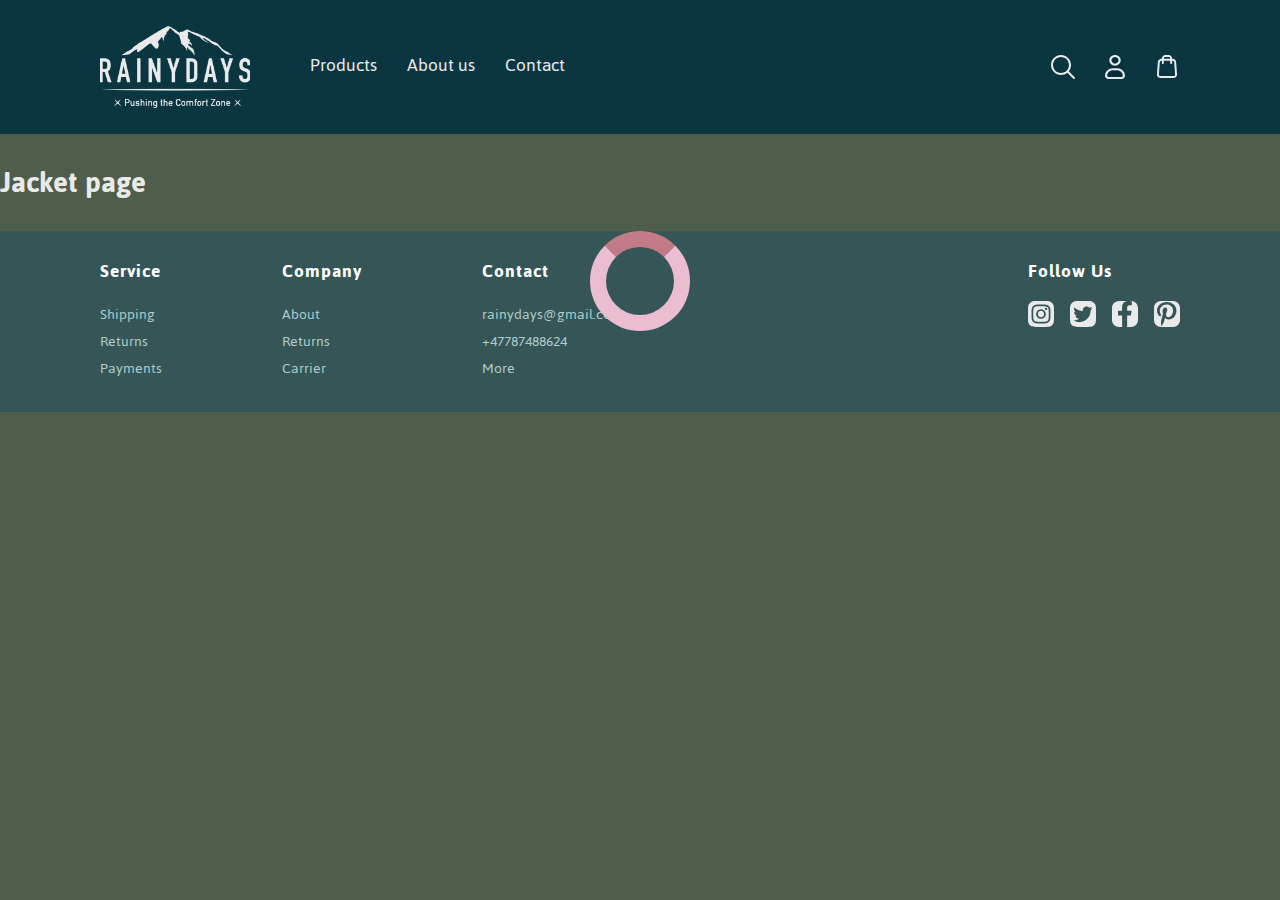
<file: single-product.html>
<!DOCTYPE html>
<html lang="en">
<head>
  <meta charset="UTF-8">
  <meta http-equiv="X-UA-Compatible" content="IE=edge">
  <meta name="viewport" content="width=device-width, initial-scale=1.0">
  <meta description="Rainy Days is a clothing brand for people liking long, relaxing walks in the rain">
  <title id="titleJackets"></title>
  <link rel="stylesheet" href="styles/single-product-page.css"/>
  <link rel="stylesheet" href="styles/styles.css"/>
  <link rel="stylesheet" href="styles/typography.css"/>
  <link rel="stylesheet" href="styles/buttons.css"/>
  <!-- Hotjar Tracking Code for Interaction Design Rainy Days -->
<script>
  (function(h,o,t,j,a,r){
      h.hj=h.hj||function(){(h.hj.q=h.hj.q||[]).push(arguments)};
      h._hjSettings={hjid:3660498,hjsv:6};
      a=o.getElementsByTagName('head')[0];
      r=o.createElement('script');r.async=1;
      r.src=t+h._hjSettings.hjid+j+h._hjSettings.hjsv;
      a.appendChild(r);
  })(window,document,'https://static.hotjar.com/c/hotjar-','.js?sv=');
</script>
</head>

<body>
<header class="site-header">
  <div class="container">
    <div class="site-header__left-column">
      <a href="index.html">
        <img src="assets/images/logo-rainy-days.png" alt="Rainy Days logo" class="top-nav__logo">
      </a>

      <nav class="main-nav">
        <ul>
          <li class="main-nav__item">
            <a href="products.html">Products</a>
          </li>
          <li class="main-nav__item">
            <a href="about-us.html">About us</a>
          </li>
          <li class="main-nav__item">
            <a href="contact.html">Contact</a>
          </li>
        </ul>
      </nav>
    </div>

    <div class="site-header__right-column">
      <nav class="user-nav">
        <ul>
          <li>
            <a href="#">
              <img src="assets/icons/icon-magnifying-glass.svg" alt="Magnifying glass icon" class="user-nav__icon">
            </a>
          </li>
          <li>
            <a href="#">
              <img src="assets/icons/icon-user.svg" alt="User icon" class="user-nav__icon">
            </a>
          </li>
          <li>
            <a href="#">
              <img src="assets/icons/icon-shopping-bag.svg" alt="Shopping bag icon" class="user-nav__icon">
            </a>
          </li>
          <li class="mobile-nav-toggle">
            <button class="mobile-nav-toggle__button">
              <span class="line line--first"></span>
              <span class="line line--second"></span>
              <span class="line line--third"></span>
            </button>
          </li>
        </ul>
      </nav>
    </div>
  </div>
</header>

  <main> 
    <div id="jacket-details">
      <h1>Jacket page</h1>
      <div id="loading-indicator" class="loader"></div>
    </div>
  </main>

<footer class="site-footer">
  <div class="container">
    <div class="site-footer__navs-wrapper">
      <nav class="site-footer-nav">
        <h6 class="t600">
          Service
        </h6>

        <ul>
          <li>
            <a href="checkout-shipping.html" class="site-footer-link">
              Shipping
            </a>
          </li>

          <li>
            <a href="contact.html" class="site-footer-link">
              Returns
            </a>
          </li>

          <li>
            <a href="checkout-payment.html" class="site-footer-link">
              Payments
            </a>
          </li>
        </ul>
      </nav>

      <nav class="site-footer-nav">
        <h6 class="t600">
          Company
        </h6>

        <ul>
          <li>
            <a href="about-us.html" class="site-footer-link">
              About
            </a>
          </li>

          <li>
            <a href="contact.html" class="site-footer-link">
              Returns
            </a>
          </li>

          <li>
            <a href="#" class="site-footer-link">
              Carrier
            </a>
          </li>
        </ul>
      </nav>

      <nav class="site-footer-nav">
        <h6 class="t600">
          Contact
        </h6>

        <ul>
          <li>
            <a href="mailto:rainydays@gmail.com" class="site-footer-link">
              rainydays@gmail.com
            </a>
          </li>
          <li>
            <a href="tel:+47787488624" class="site-footer-link">
              +47787488624
            </a>
          </li>
          <li>
            <a href="contact.html" class="site-footer-link">
              More
            </a>
          </li>
        </ul>
      </nav>
    </div>

    <div class="social-media">
      <h6 class="t600">
        Follow Us
      </h6>

      <ul>
        <li>
          <a href="https://instagram.com" target="_blank">
            <img src="assets/icons/icon-logo-instagram.svg" alt="Instagram Logo">
          </a>
        </li>
        <li>
          <a href="https://twitter.com" target="_blank">
            <img src="assets/icons/icon-logo-twitter.svg" alt="Twitter Logo">
          </a>
        </li>
        <li>
          <a href="https://facebook.com" target="_blank">
            <img src="assets/icons/icon-logo-facebook.svg" alt="Facebook Logo">
          </a>
        </li>
        <li>
          <a href="https://pinterest.com" target="_blank">
            <img src="assets/icons/icon-logo-pinterest.svg" alt="Pinterest Logo">
          </a>
        </li>
      </ul>
    </div>

  </div>
</footer>
<script src="js/mobile.js"></script>

  <script src="js/singleJacket.js"></script>
</body>

</html>
</file>
<file: styles/home-page.css>
.home-page {
  position: relative;
  padding: 50px 0;
  max-width: 100%;
  overflow: hidden;
  display: flex;
  align-items: center;
}

.home-page::after {
  content: '';
  position: absolute;
  top: 0;
  left: 0;
  width: 100%;
  height: 100%;
  background: url(../assets/images/canoe-picture.webp) center center no-repeat;
  background-size: cover;
  opacity: 0.25;
  z-index: -1;
}

.home-page .container {
  display: flex;
  align-items: center;
}

.home-page .image,
.home-page .content {
  flex: 1;
}

.home-page .image {
  display: flex;
  align-items: center;
  justify-content: center;
}

.home-page .image img {
  width: 385px;
  position: relative;
  z-index: 1;
}

.home-page .content {
  position: relative;
  padding: 30px 0;
}

.home-page .content:before {
  content: '';
  position: absolute;
  top: 0;
  left: -100vw;
  width: 1000vw;
  height: 100%;
  opacity: 0.5;
  z-index: 0;
  background: rgba(165, 166, 145, 0.7);
}

.home-page .content__heading {
  position: relative;
  z-index: 1;
  font-weight: 700;
}

.home-page .content__text {
  margin: 1em 0 2em;
  color: #ffffff;
  position: relative;
  z-index: 1;
}

.home-page .content__cta {
  position: relative;
  z-index: 1;
}


@media (max-width: 1024px) {
  .home-page .container {
    flex-direction: column;
  }

  .image {
    margin-bottom: 30px;
  }
}
</file>
<file: styles/styles.css>
@import url('https://fonts.googleapis.com/css2?family=Jaldi:wght@400;700&display=swap');

* {
  box-sizing: border-box;
}

html, body {
  margin: 0;
  padding: 0;
  font-family: 'Jaldi', sans-serif;
  font-weight: 400;
}

body {
  min-height: 100dvh;
  background-color: #4F5E4A;
  color: #eaeaea;
}

ul {
  list-style: none;
  padding: 0;
  margin: 0;
}

button {
  cursor: pointer;
}

button:disabled {
  cursor: not-allowed;
}

.fill-height {
  min-height: calc(100vh - 133px);
}

.container {
  margin: 0 100px;
}

.site-header {
  display: flex;
  background: #0A3641;
  padding: 26px 0;
}

.site-header .container {
  display: flex;
  justify-content: space-between;
  flex: 1;
}

.site-header__left-column {
  display: flex;
  align-items: center;
  justify-content: center;
  gap: 60px;
}

.site-header__right-column {
  display: flex;
  align-items: center;
  justify-content: center;
}

.main-nav ul {
  display: flex;
  gap: 30px;
  align-items: center;
}

.main-nav__item a {
  font-family: 'Jaldi';
  font-weight: 400;
  font-size: 20px;
  line-height: 54px;
  line-height: 1em;
  text-decoration: none;
  color: #eaeaea;
}

.main-nav__item a:hover {
  color: #fff;
  transform: scale(1.1);
}

.top-nav__logo {
  width: 150px;
  display: block;
}

.user-nav ul {
  display: flex;
  align-items: center;
  justify-content: center;
  gap: 26px;
}

.user-nav__icon {
  display: flex;
  justify-content: center;
  align-items: center;
}

.mobile-nav-toggle {
  display: none;
}

.site-footer {
  background-color: #355557;
  padding: 30px 0;
}

.site-footer .container {
  display: flex;
  justify-content: space-between;
}

.site-footer__navs-wrapper {
  display: flex;
  justify-content: center;
  gap: 120px;
}

.site-footer .t600 {
  color: #fff;
  font-weight: 700;
  margin: 0 0 1em;
  line-height: 1em;
}

.site-footer-link {
  text-decoration: none;
  color: #aeccc8;
  line-height: 1em;
  transition: color 0.1s ease-out;
}

.site-footer-link:hover {
  color: #fff;
}

.site-footer .social-media ul {
  display: flex;
  gap: 16px;
}

.checkout-steps {
  display: flex;
  justify-content: space-between;
  align-items: center;
  margin: 0 0 30px;
  gap: 16px;
}

.checkout-steps__step {
  display: flex;
  align-items: center;
  gap: 16px;
  font-family: 'Jaldi', sans-serif;
  font-weight: 400;
  font-size: 20px;
}

.checkout-steps__step-number {
  width: 30px;
  height: 30px;
  border-radius: 50%;
  display: flex;
  align-items: center;
  justify-content: center;
  background: #D9D9D9;
  border: 2px solid #05232B;
  color: #05232B;
}

.checkout-steps__step-title {
  font-weight: inherit;
  font-size: inherit;
  line-height: inherit;
  color: #05232B;
  margin: 0;
}

.checkout-steps__line {
  flex: 1;
  height: 2px;
  background: #05232B;
}

.checkout-steps__step--active .checkout-steps__step-number {
  color: #fff;
  background-color: #05232B;
}

.loader {
  border: 16px solid #eabdd1;
  border-top: 16px solid rgb(194, 122, 134);
  border-radius: 100%;
  width: 100px;
  height: 100px;
  animation: spin 3s linear infinite;
  position: absolute;
  left: 50%;
  transform: translateX(-50%);
}

@keyframes spin {
  0% {
      transform: rotate(0deg);
  }
  100% {
      transform: rotate(360deg);
  }
}

/*interactive design */
.Java h1 {
  text-align: center;
}
.card {
  text-decoration: none;
}

.contentJacket {
  text-align: center;

}

.contentJacket h1, h5 {
  color: #eaeaea; 
}

.contentJacket h2, h4 {
  color: #0A3641; 
}
.contentJacket img {
  display: block; 
  margin: 0 auto; 
}

.contentJacket h5 {
  font-size: 22px;
}

.card h2 {
  color: #0A3641;
  text-align: center;
  text-decoration: none;
}
.card img {
  display: block; 
  margin: 20px auto; 
}
.card h3 {
  color: #eaeaea; 
  text-align: center;
  font-size: 22px;
}
/*end of Interaction design*/

@media (max-width: 1024px) {
  body {
    padding-top: 84px;
  }

  .fill-height {
    min-height: unset;
  }

  .container {
    margin: 0 20px;
  }

  .site-header {
    padding: 15px 0;
    position: fixed;
    top: 0;
    right: 0;
    left: 0;
    z-index: 999;
  }

  .top-nav__logo {
    width: 100px;
  }

  .main-nav {
    position: fixed;
    top: 84px;
    left: 0;
    width: 100%;
    height: calc(100% - 84px);
    background: #355557;
    transition: transform 0.2s ease-in-out;
    transform: translateY(100%);
    z-index: 999;
  }

  .main-nav.is-open {
    transform: translateY(0%);
  }

  .main-nav ul {
    flex-direction: column;
    padding: 30px 0;
    gap: 16px;
    justify-content: center;
    height: 100%;
  }

  .mobile-nav-toggle {
    display: flex;
    align-items: center;
    justify-content: center;
  }

  .mobile-nav-toggle__button {
    width: 26px;
    height: 18px;
    border: none;
    padding: 0;
    background: transparent;
    display: flex;
    flex-direction: column;
    justify-content: space-between;
  }

  .line {
    content: '';
    display: block;
    background: #eaeaea;
    width: 100%;
    height: 2px;
    transition: transform 0.2s ease-in-out, opacity 0.2s ease-in-out;
  }

  .mobile-nav-toggle__button.is-open .line--first {
    transform: rotate(45deg) translate(5px, 5px);
  }

  .mobile-nav-toggle__button.is-open .line--second {
    opacity: 0;
  }

  .mobile-nav-toggle__button.is-open .line--third {
    transform: rotate(-45deg) translate(7px, -7px);
  }

  .site-footer .container {
    flex-direction: column;
    gap: 30px;
  }

  .site-footer__navs-wrapper {
    flex-direction: column;
    gap: 30px;
  }


@media (max-width: 600px) {
  .imgMobile {
    max-width: 90vw;
    max-height: auto;
  }
  .imgContent {
    max-width: 90vw;
    max-height: auto;
  }
  .checkout-steps {
    flex-direction: column;
    align-items: flex-start;
    gap: 4px;
    margin-bottom: 16px;
  }

  .checkout-steps__line {
    display: none;
  }
}
}
</file>
<file: styles/typography.css>
.t100 {
  font-family: 'Jaldi', sans-serif;
  font-style: normal;
  font-weight: 400;
  font-size: 32px;
  line-height: 1em;
  margin-top: 0;
}

.t400 {
  font-family: 'Jaldi', sans-serif;
  font-style: normal;
  font-weight: 400;
  font-size: 26px;
  line-height: 1.2em;
  margin: 0;
}

.t500 {
  font-family: 'Jaldi', sans-serif;
  font-style: normal;
  font-weight: 400;
  font-size: 22px;
  line-height: 1em;
}

.t600 {
  font-family: 'Jaldi', sans-serif;
  font-weight: 400;
  font-size: 20px;
  line-height: 1em;
  letter-spacing: 0.05em;
  margin: 0;
}
</file>
<file: styles/buttons.css>
.button  {
  border-radius: 30px;
  padding: 6px 22px;
  text-decoration: none;
  color: #eaeaea;
  background-color: #0A3641;
  border: none;
  font-family: 'Jaldi', sans-serif;
  font-weight: 400;
  font-size: 16px;
  display: inline-block;
  transition: background-color 0.1s ease-out;
  cursor: pointer;
}

.button:hover {
  background-color: #327c94;
}

.button--brown {
  border: 2px solid #524a3b;
  background: #716657;
}

.button--big {
  padding: 8px 32px;
  font-size: 24px;
}

.button--transparent {
  background-color: rgba(255, 255, 255, 0.5);
  color: #0A3641;
}

.button--transparent:hover {
  background-color: rgba(255, 255, 255, 0.8);
}

.price-button {
  display: block;
  text-decoration: none;
  padding: 6px 22px;
  max-width: fit-content;
  margin: 15px auto; 
  color: #eaeaea;
  font-family: 'Jaldi', sans-serif;
  font-weight: 400;
  font-size: 16px;
  background-color: #0A3641;
  border-radius: 30px;
  border: none;
}
</file>
<file: styles/about-us-page.css>
.contact-page {
  position: relative;
  padding: 50px 0;
  max-width: 100%;
  overflow: hidden;
  display: flex;
  align-items: center;
  background: url(../assets/images/about-us-bg.jpg) center center no-repeat;
  background-size: cover;
}

.contact-page .content-wrapper {
  background: rgba(255, 255, 255, 0.8);
  padding: 20px;
  border-radius: 12px;
  margin-bottom: 20px;
  color: #0A3641;
  margin-left: auto;
  width: 50%;
}

.content-part {
  margin-bottom: 1.3em;
}

.content-part .t100 {
  margin-bottom: 0.5em;
}

.content-part:last-child {
  margin-bottom: 0;
}

.content-part p {
  margin: 0;
  line-height: 1.25em;
  letter-spacing: 0.05em;
}


@media (max-width: 1024px) {
  .contact-page .content-wrapper {
    width: 100%;
  }
}
</file>
<file: styles/checkout-pages.css>
.checkout-page,
.checkout-success-page {
  position: relative;
  padding: 50px 0;
  background-size: cover;
  background-position: center;
  background-repeat: no-repeat;
}

.checkout-page {
  background-image: url(../assets/images/checkout-page-bg.jpg);
}

.checkout-success-page {
  background-image: url(../assets/images/checkout-success-bg.jpg);
}

.shipping-form {
  width: 50%;
  margin-top: 60px;
  max-width: 700px;
  min-width: 350px;
  display: flex;
  flex-direction: column;
  align-items: center;
}

.shipping-form .form {
  width: 100%;
}

.shipping-form .button {
  min-width: 40%;
  text-align: center;
}

.shipping-form__row {
  display: flex;
  gap: 16px;
  margin-bottom: 16px;
}

.shipping-form__row:last-child {
  margin-bottom: 0;
}

.payment-gate {
  width: 50%;
  max-width: 700px;
  min-width: 350px;
  display: flex;
  flex-direction: column;
  align-items: center;
  margin: 0 auto;
  padding: 30px;
  border-radius: 12px;
  background-color: rgba(255, 255, 255, 0.5);
  color: #0A3641;
}

.payment-gate .button {
  margin-top: 30px;
}

.success-wrapper {
  display: flex;
  color: #0A3641;
  margin-top: 80px;
  gap: 40px;
}

.thank-you {
  display: flex;
  flex-direction: column;
  gap: 30px;
  align-items: flex-start;
  flex: 1;
}

.order-summary {
  flex: 1;
}

.order-summary__table {
  font-size: 22px;
  width: 100%;
  border-spacing: 0;
  border: 2px solid #0A3641;
  border-radius: 12px;
  padding: 12px;
}

.order-summary__table th,
.order-summary__table td {
  padding: 8px;
  text-align: center;
}


.order-summary__table th:first-child,
.order-summary__table td:first-child {
  text-align: left;
}

.order-summary__table th:last-child,
.order-summary__table td:last-child {
  text-align: right;
}

.order-summary__table th {
  border-bottom: 2px solid #0A3641;
}

.order-summary__total {
  background-color: rgba(118, 132, 121, 0.6);
}

.order-summary__total td {
  padding: 0 8px;
}

.order-summary__date {
  text-align: right;
}

@media (max-width: 1024px) {
  .shipping-form {
    width: 100%;
    min-width: unset;
    max-width: unset;
  }

  .success-wrapper {
    flex-direction: column;
    align-items: center;
  }
}

@media (max-width: 600px) {
  .shipping-form__row {
    flex-direction: column;
  }
}
</file>
<file: styles/forms.css>
.form {
  background: rgba(255, 255, 255, 0.8);
  padding: 20px;
  border-radius: 12px;
  margin-bottom: 20px;
}

.form-field {
  display: flex;
  flex-direction: column;
  width: 100%;
}

.form-field__label {
  font-size: 20px;
  line-height: 1em;
  color: #0A3641;
}

.form-field__input {
  background: transparent;
  border: none;
  border-bottom: 1px solid #0A3641;
  padding: 0 6px;
  font-family: 'Jaldi', sans-serif;
  font-size: 18px;
  line-height: 1em;
}

textarea.form-field__input {
  line-height: 1.2em;
  resize: vertical
}
</file>
<file: styles/contact-page.css>
.contact-page {
  position: relative;
  padding: 50px 0;
  max-width: 100%;
  overflow: hidden;
  display: flex;
  align-items: center;
  background: url(../assets/images/contact-page-bg.jpg) center center no-repeat;
  background-size: cover;
}

.contact-page .container {
  flex: 1;
}


.form-wrapper {
  width: 50%;
  max-width: 500px;
  min-width: 350px;
}

.form-wrapper .button {
  min-width: 40%;
  margin: 0 auto;
  display: block;
}

.contact-page .form-wrapper .form {
  display: flex;
  flex-direction: column;
  gap: 20px;
}

@media (max-width: 1024px) {
  .form-wrapper {
    width: 100%;
    min-width: unset;
    max-width: unset;
  }
}
</file>
<file: styles/products-page.css>
.products-page {
  position: relative;
  padding: 50px 0;
}

.products-page h1 {
  color: #eaeaea;
  margin: 0 0 1.5em;
}

.products-page::after {
  content: '';
  position: absolute;
  top: 0;
  left: 0;
  width: 100%;
  height: 100%;
  background: url(../assets/images/products-page-background.jpg) center center no-repeat;
  background-size: cover;
  opacity: 0.6;
  z-index: -1;
}

.products-wrapper {
  display: grid;
  grid-template-columns: 1fr 1fr 1fr 1fr 1fr;
  gap: 80px 60px;
}

.product-item {
  display: flex;
  flex-direction: column;
  align-items: center;
}

.product-item a:not(.button) {
  display: flex;
  width: 100%;
  flex-direction: column;
  align-items: center;
  text-decoration: none;
  transform: scale(1);
  transition: transform 0.1s ease-in-out;
}

.product-item a:not(.button):hover {
  transform: scale(1.1);
}


.product-item__category {
  background: #D9D9D9;
  opacity: 0.9;
  border: 2px solid #0A3641;
  border-radius: 40px;
  padding: 8px 22px;
  margin: 0 0 50px;
  color: #0A3641;
}

.product-item__image {
  width: 100%;
  height: 260px;
  background-color: rgba(255, 255, 255, 0.5);
  display: flex;
  align-items: center;
  justify-content: center;
  padding: 6px;
  border-radius: 12px;
}

.product-item__details {
  margin: 16px 0;
  display: flex;
  align-items: center;
  font-size: 18px;
  line-height: 1.25em;
  gap: 8px;
}

.product-item__name,
.product-item__price {
  margin: 0;
  padding: 0;
}

.product-item__name {
  color: #eaeaea;
}

.product-item__price {
  font-weight: 700;
  background-color: #524a3b;
  color: #eaeaea;
  padding: 4px 8px;
  border-radius: 4px;
}

@media (max-width: 1440px) {
  .products-wrapper {
    grid-template-columns: 1fr 1fr 1fr;
    gap: 40px 30px;
  }
}

@media (max-width: 768px) {
  .products-wrapper {
    grid-template-columns: 1fr 1fr;
    gap: 40px 30px;
  }
}

@media (max-width: 500px) {
  .products-wrapper {
    grid-template-columns: 1fr;
    gap: 40px 30px;
  }
}
</file>
<file: styles/single-product-page.css>
.single-product-page {
  position: relative;
  padding: 50px 0;
}

.single-product-page:after {
  content: '';
  position: absolute;
  top: 0;
  left: 0;
  width: 100%;
  height: 100%;
  background: url(../assets/images/single-product-page.jpg) center center no-repeat;
  background-size: cover;
  opacity: 0.6;
  z-index: -1;
}

.single-product-page .container {
  display: flex;
}

.single-product-page .container > * {
  flex: 1;
}

.product-gallery {
  display: flex;
  flex-direction: column;
  gap: 8px;
}

.product-gallery__thumbs-wrapper {
  display: flex;
  gap: 8px;
  max-width: 100%;
  overflow-y: auto;
}

.product-gallery__thumb,
.product-gallery__image-wrapper {
  background-color: rgba(255, 255, 255, 0.5);
  border-radius: 12px;
  padding: 8px;
}

.product-gallery__thumb {
  width: 100%;
  height: 140px;
  object-fit: contain;
}

.product-gallery__image-wrapper {
  display: flex;
  align-items: center;
  justify-content: center;
}

.product-gallery__image-wrapper img {
  width: 100%;
}

.product-details {
  padding-left: 80px;
}

.product-details__row {
  margin-bottom: 24px;
  padding-bottom: 18px;
  border-bottom: 2px solid #eaeaea;
}

.product-details__row-title {
  font-style: normal;
  font-weight: 400;
  font-size: 32px;
  line-height: 1em;
  margin: 0;
  color: #0A3641;
}

.product-details__header {
  display: flex;
  align-items: baseline;
  justify-content: space-between;
}

.product-details__price {
  color: #eaeaea;
  font-weight: 700;
}

.color-swatches {
  display: flex;
  gap: 16px;
  margin-top: 12px;
}

.color-swatch {
  width: 30px;
  height: 30px;
  border: none;
  position: relative;
}

.color-swatch:hover::after {
  top: -2px;
  right: -2px;
  bottom: -2px;
  left: -2px;
  border: 2px solid #0A3641;
  content: '';
  position: absolute;
}

.size-swatches {
  display: flex;
  gap: 16px;
  margin-top: 12px;
}

.size-swatch {
  padding: 0;
  border: none;
  background: transparent;
  font-size: 20px;
  color: #eaeaea;
}

.size-swatch:hover {
  color: #0A3641;
}

.size-swatch--unavailable {
  color: #eaeaea;
  text-decoration: line-through;
}

.size-swatch--unavailable:hover {
  color: #eaeaea;
}

.product-details__description {
  background-color: rgba(255, 255, 255, 0.6);
  color: #0A3641;
  padding: 16px;
  border-radius: 12px;
  font-size: 18px;
  letter-spacing: 0.05em;
  line-height: 1.5em;
}

@media (max-width: 1440px) {
  .product-details {
    padding-left: 30px;
  }
}

@media (max-width: 768px) {
  .single-product-page .container {
    flex-direction: column;
  }

  .product-details {
    padding: 30px 0 0;
  }

  .product-details .button {
    width: 100%;
  }
}
</file>
